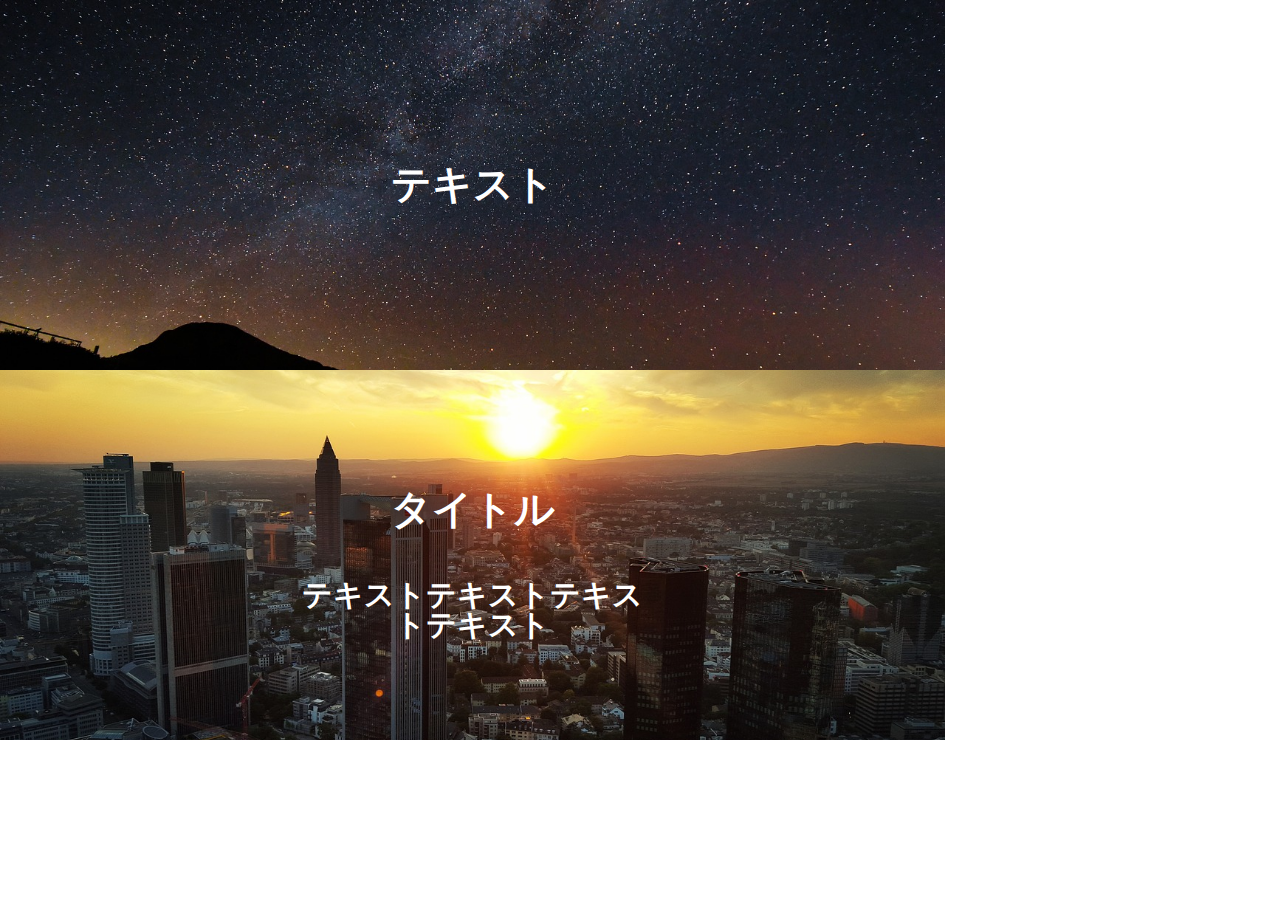
<file: camp_kadai/index.html>
<!DOCTYPE html>
<html lang="ja">
<head>
  <meta charset="UTF-8">
  <meta name="viewport" content="width=device-width, initial-scale=1.0">
  <meta http-equiv="X-UA-Compatible" content="ie=edge">
  <title>Document</title>
  <link rel="stylesheet" href="css/reset.css">
  <link rel="stylesheet" href="css/style.css">
</head>
<body>
  <!-- この中に書く -->
 <!-- 問題 -->
 <div class="box">
  <p>テキスト</p>
</div>


<!-- 問題2 -->
<div class="box2">
  <p class="title">タイトル</p>
  <p class="text">テキストテキストテキストテキスト</p>
</div>



  <!-- この中に書く -->
</body>
</html>
</file>
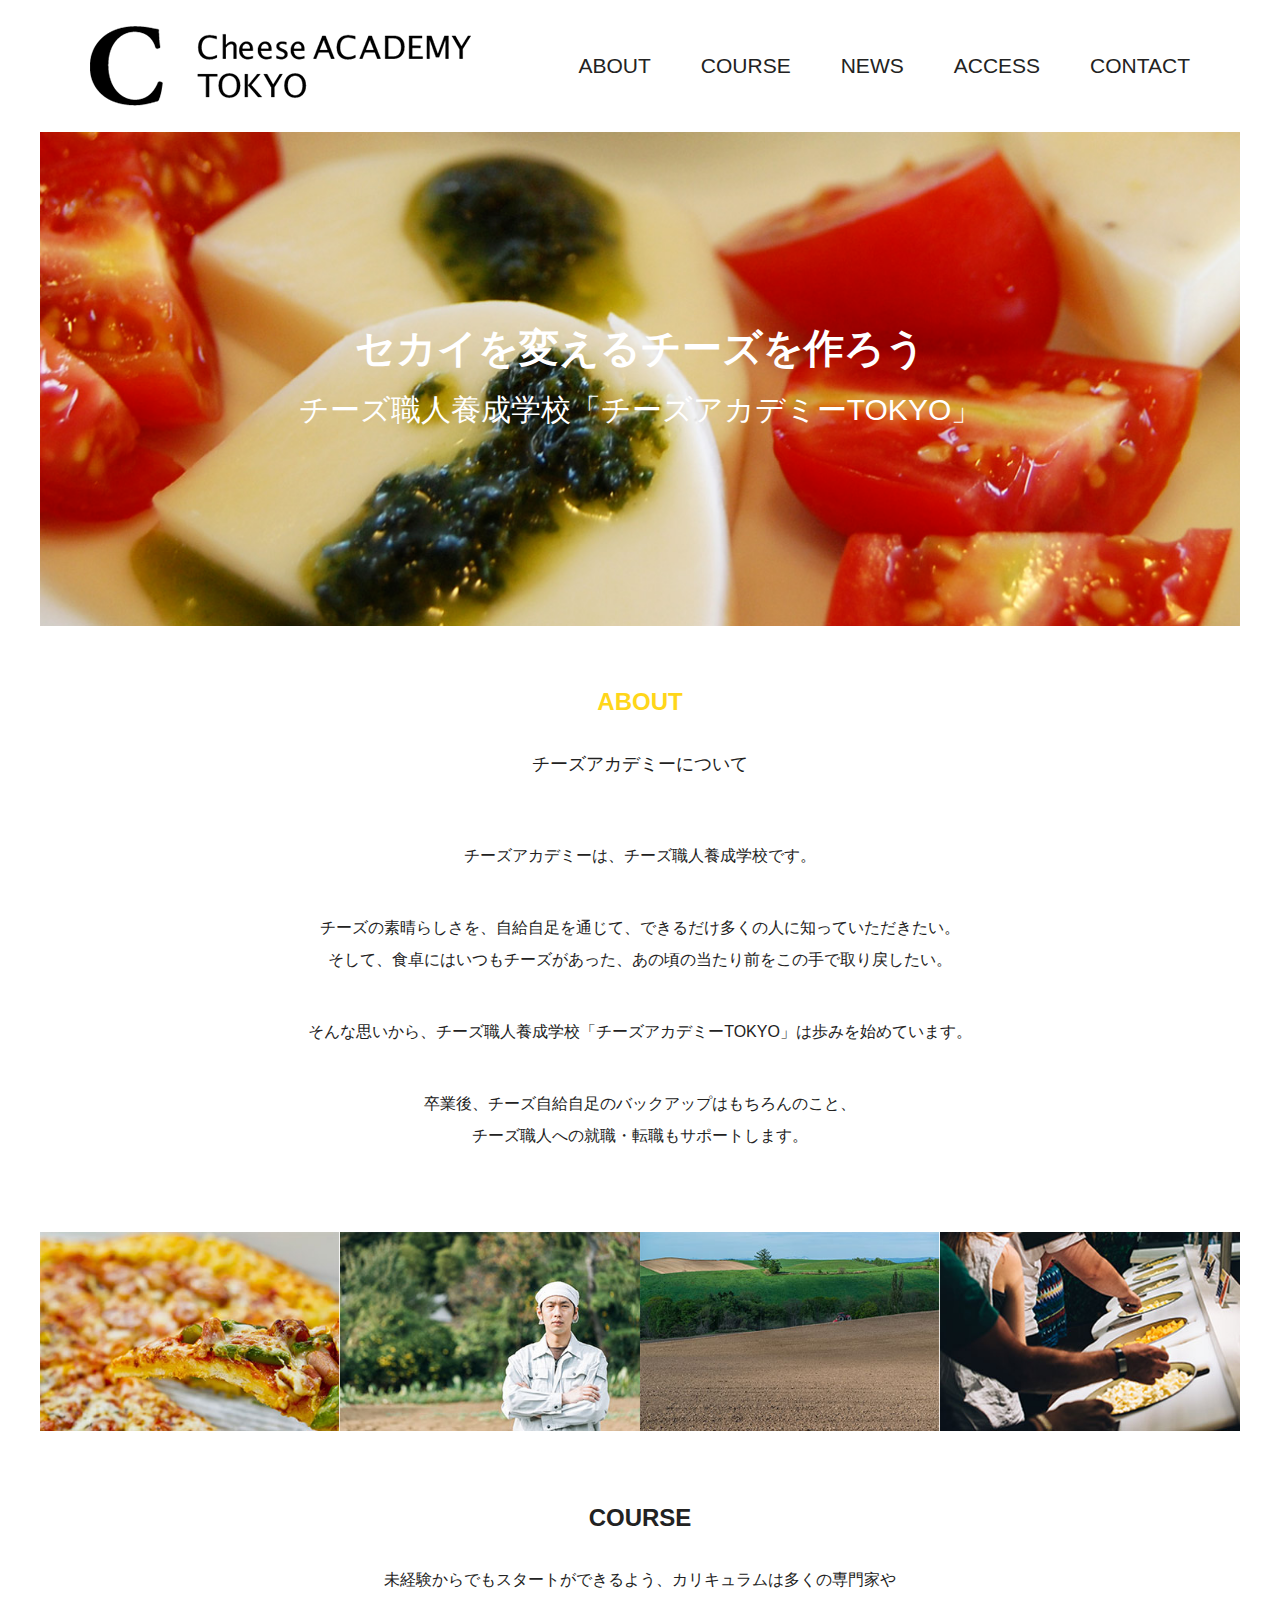
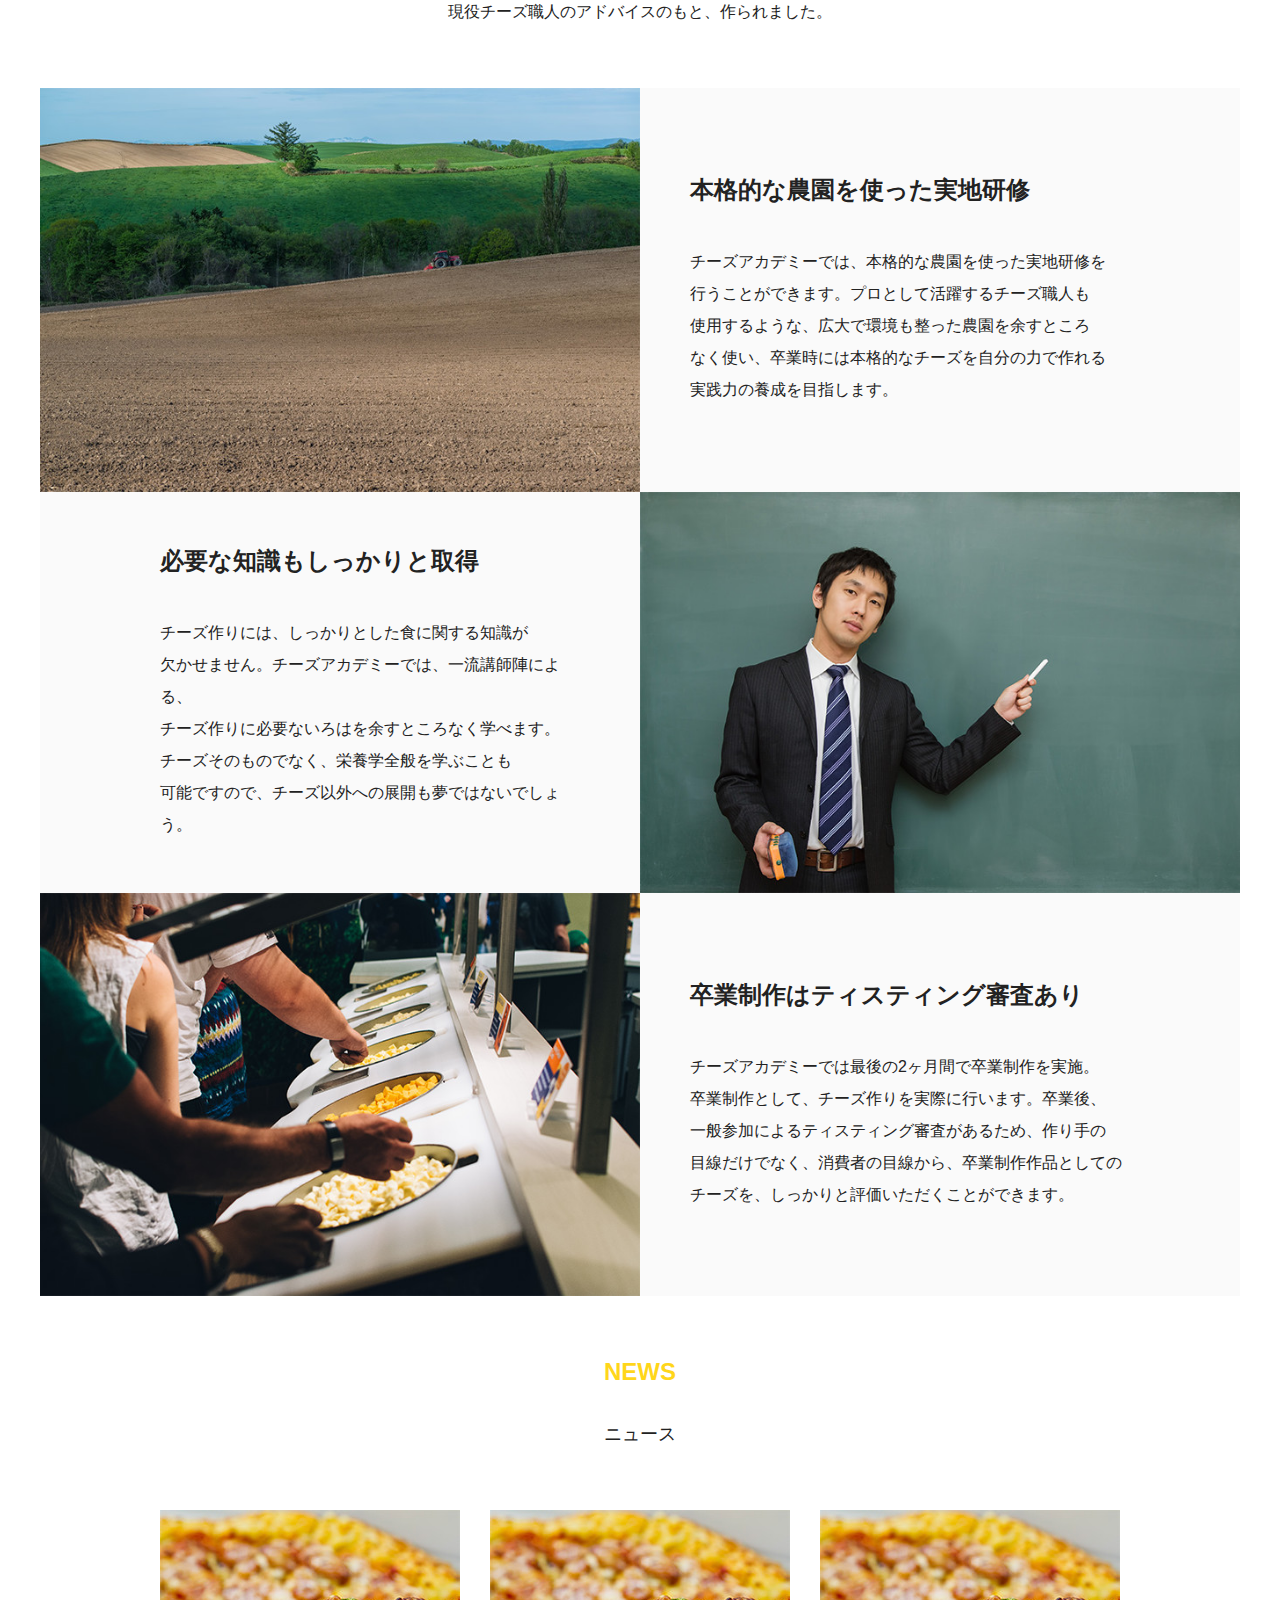
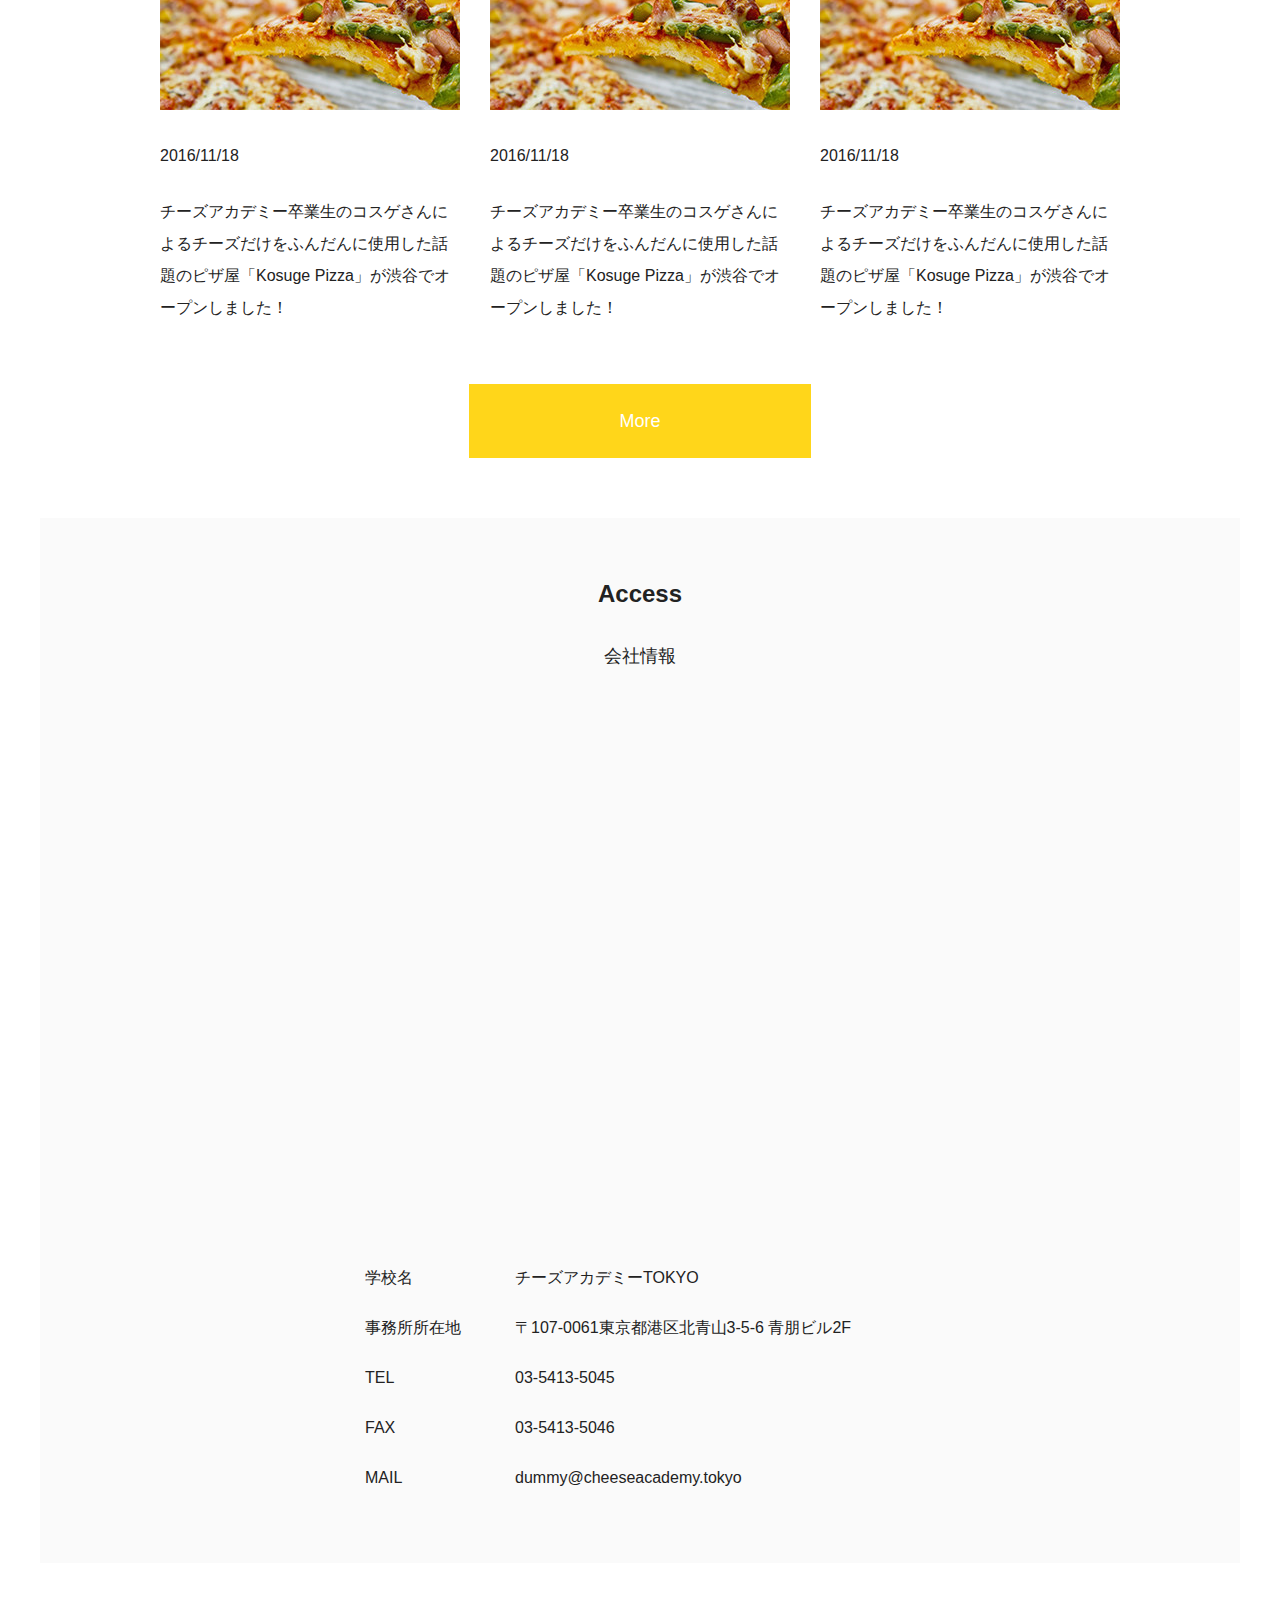
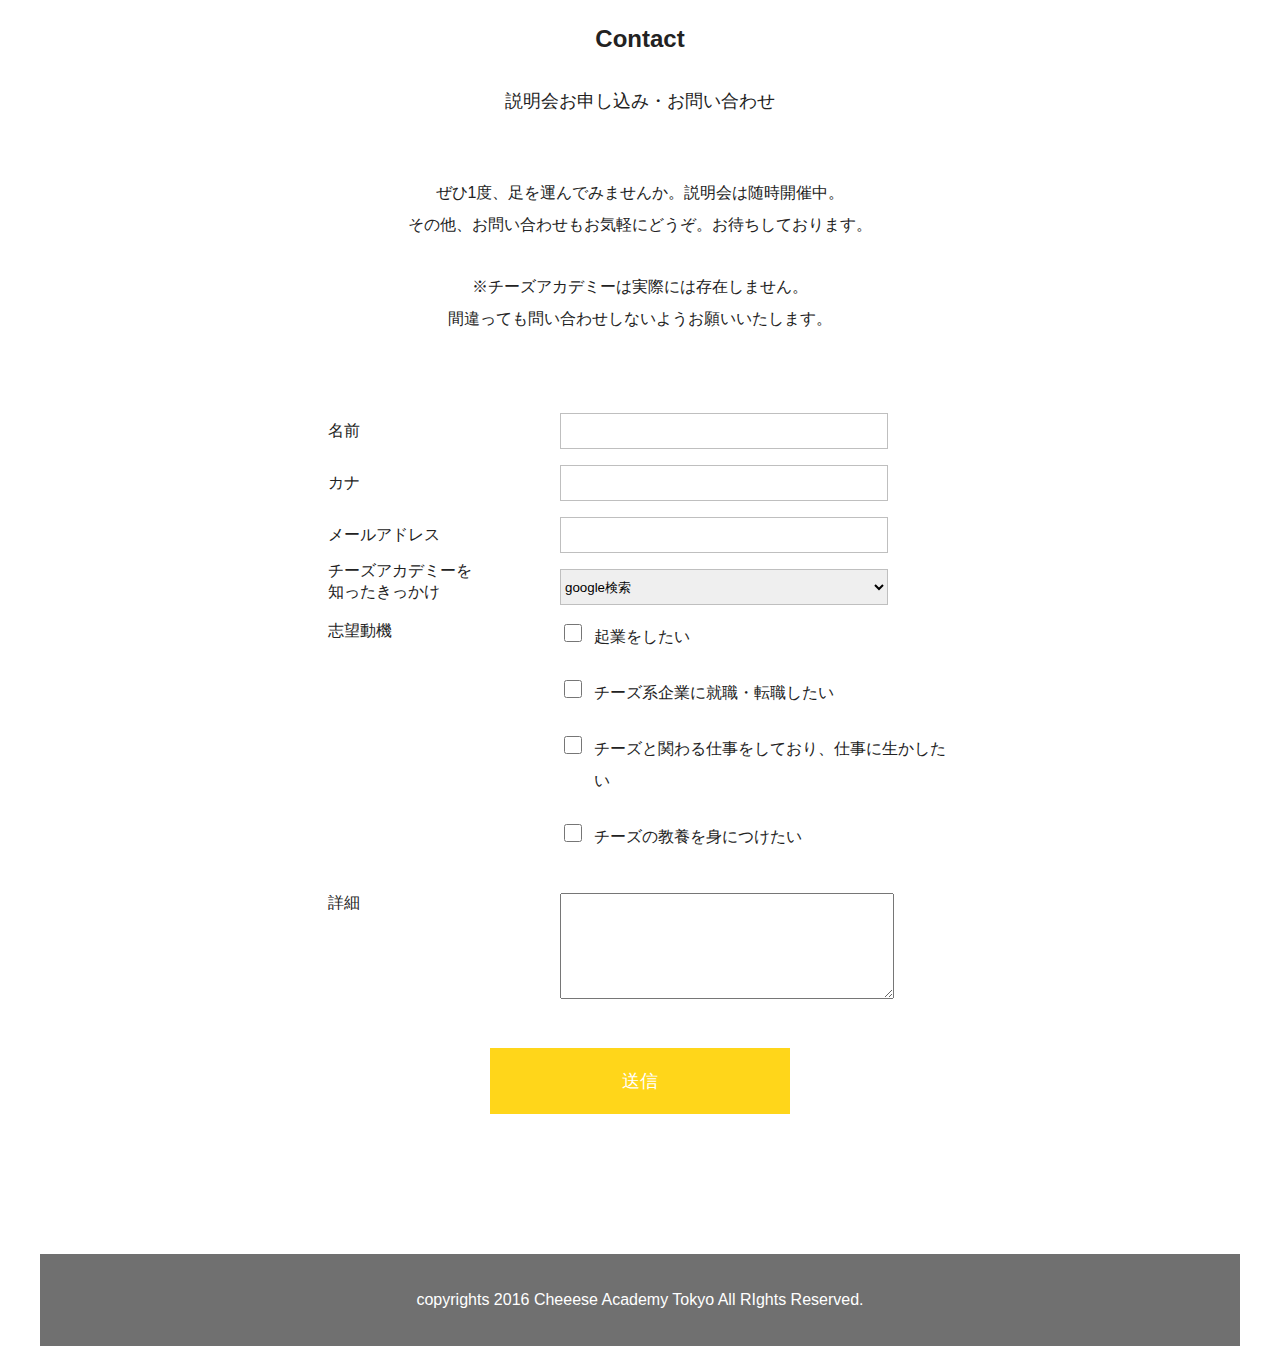
<file: html_mori_44/index.html>
<!DOCTYPE html>
<html lang="ja">

<head>
  <meta charset="UTF-8">
  <meta name="viewport" content="width=device-width, initial-scale=1.0">
  <meta http-equiv="X-UA-Compatible" content="ie=edge">
  <title>チーズアカデミー</title>
  <meta name="description" content="チーズアカデミーは、チーズ職人養成学校です。チーズの素晴らしさを、自給自足を通じて、できるだけ多くの人に知っていただきたい。そして、食卓にはいつもチーズがあった、あの頃の当たり前をこの手で取り戻したい。そんな思いから、チーズ職人養成学校「チーズアカデミーTOKYO」は歩みを始めています。">
  <meta property="og:title" content="チーズ職人養成学校「チーズアカデミーTOKYO」">
  <meta property="og:type" content="website">
  <meta property="og:url" content="#">
  <meta property="og:site_name" content="チーズ職人養成学校「チーズアカデミーTOKYO」">
  <meta property="og:description" content="チーズアカデミーは、チーズ職人養成学校です。チーズの素晴らしさを、自給自足を通じて、できるだけ多くの人に知っていただきたい。そして、食卓にはいつもチーズがあった、あの頃の当たり前をこの手で取り戻したい。そんな思いから、チーズ職人養成学校「チーズアカデミーTOKYO」は歩みを始めています。">
  <link rel="stylesheet" href="css/reset.css">
  <link rel="stylesheet" href="css/style.css">
</head>

<body>
  <div class="wrap">

    <header>
      <ul>
        <li><a href="#about">ABOUT</a></li>
        <li><a href="#course">COURSE</a></li>
        <li><a href="#news">NEWS</a></li>
        <li><a href="#access">ACCESS</a></li>
        <li><a href="#contact">CONTACT</a></li>
      <ul>
    </header>
    <!-- /#header -->

    <div class="mainvisual">
      <div>  
        <p>セカイを変えるチーズを作ろう</p>
        <h1>チーズ職人養成学校「チーズアカデミーTOKYO」</h1>
      </div>
    </div>  
    <!-- /.mainvisual -->  
  
    <main>
      <a id="about"></a>
      <section class="about">
        <h2 class="yellow">ABOUT</h2>
        <p class="sub-title">チーズアカデミーについて</p>

        <div class="about-text">  
          <p class="about-p">チーズアカデミーは、チーズ職人養成学校です。</p>
          <p class="about-p">チーズの素晴らしさを、自給自足を通じて、できるだけ多くの人に知っていただきたい。<br> 
          そして、食卓にはいつもチーズがあった、あの頃の当たり前をこの手で取り戻したい。</p>
          <p class="about-p">そんな思いから、チーズ職人養成学校「チーズアカデミーTOKYO」は歩みを始めています。</p>
          <p class="about-p">卒業後、チーズ自給自足のバックアップはもちろんのこと、<br>
            チーズ職人への就職・転職もサポートします。</p>         
        </div>
        <div class="about-img">
          <img src="./img/about_04.jpg" alt=""><img src="./img/about_03.jpg" alt=""><img src="./img/about_02.jpg" alt=""><img src="./img/about_01.jpg" alt="">
        </div>
      </section>

     <a id="course"></a>
      <section class="course"> 
        <h2>COURSE</h2>
        <div class="course-text">
          <p>未経験からでもスタートができるよう、カリキュラムは多くの専門家や<br>
          現役チーズ職人のアドバイスのもと、作られました。</p> 
        </div>

        <div class="course-box">
          <img src="./img/course_01.jpg" alt="">
          <div class="course-caption">
            <div class="r">
              <h3>本格的な農園を使った実地研修</h3>
              <p>チーズアカデミーでは、本格的な農園を使った実地研修を<br>
                行うことができます。プロとして活躍するチーズ職人も<br>
                使用するような、広大で環境も整った農園を余すところ<br>
                なく使い、卒業時には本格的なチーズを自分の力で作れる<br>
                実践力の養成を目指します。
              </p>
            </div>  
          </div>
        </div>

        <div class="course-box">
          <div class="course-caption">
            <div class="l">
              <h3>必要な知識もしっかりと取得</h3>
              <p>チーズ作りには、しっかりとした食に関する知識が<br>
                欠かせません。チーズアカデミーでは、一流講師陣による、<br>
                チーズ作りに必要ないろはを余すところなく学べます。<br>
                チーズそのものでなく、栄養学全般を学ぶことも<br>
                可能ですので、チーズ以外への展開も夢ではないでしょう。
              </p>
            </div>    
          </div>
           <img src="./img/course_02.jpg" alt="">

        </div>

        <div class="course-box">
          <img src="./img/course_03.jpg" alt=""> 
          <div class="course-caption">
            <div class="r">
              <h3>卒業制作はティスティング審査あり</h3>
              <p>チーズアカデミーでは最後の2ヶ月間で卒業制作を実施。<br>
                卒業制作として、チーズ作りを実際に行います。卒業後、<br>
                一般参加によるティスティング審査があるため、作り手の<br>
                目線だけでなく、消費者の目線から、卒業制作作品としての<br>
                チーズを、しっかりと評価いただくことができます。
              </p>
            </div>
          </div>

        </div>
      </section>
  
      <a id="news"></a>
      <section class="news">      
        <h2 class="yellow">NEWS</h2>
        <p class="sub-title">ニュース</p>

        <div class="news-outerbox">
          <a class="news-inbox" href="#">
            <img src="./img/news_img.jpg" alt="">
            <p class="news-day">2016/11/18</p>
            <p class="news-text">チーズアカデミー卒業生のコスゲさんによるチーズだけをふんだんに使用した話題のピザ屋「Kosuge Pizza」が渋谷でオープンしました！</p>
          </a>

          <a class="news-inbox" style="margin: 0 30px;" href="#">
            <img src="./img/news_img.jpg" alt="">
            <p class="news-day">2016/11/18</p>
            <p class="news-text">チーズアカデミー卒業生のコスゲさんによるチーズだけをふんだんに使用した話題のピザ屋「Kosuge Pizza」が渋谷でオープンしました！</p>
          </a>

          <a class="news-inbox" href="#">
            <img src="./img/news_img.jpg" alt="">
            <p class="news-day">2016/11/18</p>
            <p class="news-text">チーズアカデミー卒業生のコスゲさんによるチーズだけをふんだんに使用した話題のピザ屋「Kosuge Pizza」が渋谷でオープンしました！</p>
          </a>
      </div>
      
      <a class="button" href="#">More</a>
      
      </section>
  
      <a id="access"></a>
      <section class="access">
        <h2>Access</h2>
        <p class="sub-title">会社情報</p>
        <iframe src="https://www.google.com/maps/embed?pb=!1m18!1m12!1m3!1d3241.3964448165293!2d139.7119021159051!3d35.66723918019745!2m3!1f0!2f0!3f0!3m2!1i1024!2i768!4f13.1!3m3!1m2!1s0x60188c9fa9e2e881%3A0x35396adb5ba7ce03!2z44K444O844K644Ki44Kr44OH44Of44O85p2x5Lqs77yP6LW35qWt5a6244Ko44Oz44K444OL44Ki6aSK5oiQ5a2m5qCh77yI44OX44Ot44Kw44Op44Of44Oz44Kw77yJ!5e0!3m2!1sja!2sjp!4v1596961982523!5m2!1sja!2sjp" width="1200" height="450" frameborder="0" style="border:0;" allowfullscreen="" aria-hidden="false" tabindex="0"></iframe>     
    
      <div class="access-outerbox">
        <div class="access-inbox">
          <p class="access-left">学校名</p>
          <p class="access-right">チーズアカデミーTOKYO</p> 
        </div>
        <div class="access-inbox">
          <p class="access-left">事務所所在地</p>
          <p class="access-right">〒107-0061東京都港区北青山3-5-6 青朋ビル2F</p> 
        </div>
        <div class="access-inbox">
          <p class="access-left">TEL</p>
          <p class="access-right">03-5413-5045</p> 
        </div> 
        <div class="access-inbox">
          <p class="access-left">FAX</p>
          <p class="access-right">03-5413-5046</p> 
        </div> 
        <div class="access-inbox">
          <p class="access-left">MAIL</p>
          <p class="access-right">dummy@cheeseacademy.tokyo</p> 
        </div> 
      </div>
      </section>

      <a id="contact"></a>
      <section class="contact">
        <h2>Contact</h2>
        <p class="sub-title">説明会お申し込み・お問い合わせ</p>
        
        <p>ぜひ1度、足を運んでみませんか。説明会は随時開催中。<br>
      その他、お問い合わせもお気軽にどうぞ。お待ちしております。</p> 
            
        <p class="chuki">※チーズアカデミーは実際には存在しません。<br>
      間違っても問い合わせしないようお願いいたします。</p>


      <form action="#" method="POST">
        <dl>
          <div class="middle"> 
            <dt><label for="name">名前</label></dt>
            <dd><input class="form" type="text" name="name" id="name"></dd>  
          </div>

          <div class="middle">  
            <dt><label for="kana">カナ</label></dt>
            <dd><input class="form" type="text" name="kana" id="kana"></dd>  
          </div>

          <div class="middle">
            <dt><label for="email">メールアドレス</label></dt>
            <dd><input class="form" type="email" name="email" id="email"></dd>  
          </div>

          <div>  
            <dt><label for="trigger">チーズアカデミーを<br>知ったきっかけ</label></dt>
            <dd>
              <select class="form" name="trigger">
                <option label="google検索" id="google" value="google検索">google検索</option>
                <option label="SNS" id="sns" value="SNS">SNS</option>
                <option label="紹介" id="referral" value="紹介">紹介</option>
                <option label="たまたま通りかかった" id="passing" value="たまたま通りかかった">たまたま通りかかった</option>
                <option label="その他" id="other" value="その他">その他</option>
              </select>
            </dd>
          </div>

          <div>   
            <dt class="top"><label for="douki">志望動機</label></dt>
            <dd>              
              <div class="checkbox"><input type="checkbox" name="douki" value="1">起業をしたい</div>
              <div class="checkbox"><input type="checkbox" name="douki" value="2">チーズ系企業に就職・転職したい</div>
              <div class="checkbox"><input type="checkbox" name="douki" value="3">チーズと関わる仕事をしており、仕事に生かしたい</div>
              <div class="checkbox"><input type="checkbox" name="douki" value="4">チーズの教養を身につけたい</div>
            </dd>
          </div>

          <div>
            <dt class="top"><label for="detail">詳細</label></dt>
            <dd><textarea name="detail" id="detail"></textarea></dd>
          </div>
        </dl>  


        <input class="button" type="submit" value="送信">

      </form>

      </section>
      <!-- /.contact -->
    
    </main>

    <footer>
      <small>copyrights 2016 Cheeese Academy Tokyo All RIghts Reserved.</small>
    </footer>
    <!-- /.#footer -->

  </div>


  <script src="https://code.jquery.com/jquery-3.2.1.min.js"></script>
  <script src="js/main.js"></script>
</body>

</html>
</file>
<file: camp_kadai/css/style.css>
.box {
    background-color: red;
    width: 945px;
    height: 370px;
    background: url("../img/01.jpg") no-repeat center center;
    background-size: cover;
}

.box p {
    color: #fff;
    text-align: center;
    font-size: 40px;
    font-weight: bold;
    padding-top: 165px;
    margin: auto;
}

.box2 {
    background-color: red;
    width: 945px;
    height: 370px;
    background: url("../img/02.jpg") no-repeat center center;
    background-size: cover;
}

p.title {
    color: #fff;
    text-align: center;
    font-size: 40px;
    font-weight: bold;
    padding-top: 120px;
    margin: auto;
    width: 370px;
}

p.text {
    color: #fff;
    text-align: center;
    font-size: 30px;
    font-weight: bold;
    padding-top: 50px;
    margin: auto;
    width: 370px;
}
</file>
<file: html_mori_44/css/style.css>
/* ここから下に記載していく */
body{
    font-size: 16px;
    color: #222222;
    line-height: 200%;
    font-family:"ヒラギノ角ゴ ProN W3", "Hiragino Kaku Gothic ProN", "游ゴシック Medium", "Yu Gothic Medium", "游ゴシック体", "YuGothic", "メイリオ", "Meiryo", sans-serif;
}

.wrap {
    width: 1200px;
    margin: auto;

}

header {
    background-image: url(../img/header_logo.png);
    background-repeat: no-repeat;
    background-position: left center;
    display: flex;
    text-align: right;
    margin-left: 50px;
}

header ul {
    margin: 0 0 0 auto;
    display: flex;
    font-size: 21px;

}

header li {
    margin: 50px 50px 50px 0;
}

header a {
    position: relative;
    display: inline-block;
    text-decoration: none;
    color: #222;
  }

 header a::after {
    position: absolute;
    bottom: -4px;
    left: 0;
    content: '';
    width: 100%;
    height: 2px;
    background: #222;
    transform: scale(0, 1);
    transform-origin: left top;
    transition: transform .3s;
  }
 
header a:hover::after {
    transform: scale(1, 1);
  }

.mainvisual {
    background-image: url(../img/mainbg.png);
    background-repeat: no-repeat;
    background-position: center center;
    background-size: cover;
    font-size: 40px;
    color: white;
    text-align: center;
    font-weight: bold;
    padding: 200px;
}

h1{
    font-size: 30px;
    margin-top: 30px;
    font-weight: normal;
}

h2{
    font-size: 24px;
    font-weight: bold;
    margin-bottom:30px;
}

h2.yellow{
    color: #ffd61a;
}

.about{
    padding: 60px 0 0;
    text-align: center;

}

.sub-title{
    font-size: 18px;
    margin-bottom: 60px;
}

.about-text {
    margin-bottom: 80px;
}


p.about-p {
    margin-bottom: 40px;
}

.about—img{
    display: flex;
    justify-content: center;
    margin-bottom: -10px;
    height: 200px;
}

.about img{
    width: 25%;
    
}

.course{
    padding: 60px 0 0;
    text-align: center;

}

.course-text p{
    margin-bottom: 60px;
}


.course-box{
    display: flex;
    align-items: center;
    justify-content: center;
    width: 1200px;
    margin: auto;
    background: #fafafa;
}

.course-box img{
    width: 600px;
    max-width: 100%;
}

.course-caption{
    width: 600px;
    text-align: left;
}


h3{
    font-size: 24px;
    font-weight: bold;
    margin-bottom: 40px;

}

.r{
    width: 480px;
    padding-left: 50px;
}

.l{
    width: 430px;
    margin:0 50px 0 auto;
}

.news{
    padding: 60px 0;
    text-align: center;
}

.news-outerbox{
    display: flex;
    justify-content: center;
    margin-bottom: 60px;
}

a.news-inbox{
    width: 300px;
    text-align: left;
}

.news-inbox:hover{
    opacity: 0.5 ;
}

.news img{
    vertical-align: top;
}

.news-day{
    padding: 30px 0 24px;
    color: #222222;

}

.news-text{
    color: #222222;

}


.button{
    margin: auto;
    background: #ffd61a;
    width: 300px;
    padding: 21px;
    text-align: center;
    font-size: 18px;
    color: white;
    display: block;
    border: none;
}

.button:hover{
    opacity: 0.5 ;
}

.access{
    padding: 60px 0;
    text-align: center;
    background: #fafafa;
}

.access-outerbox{
    padding-top: 60px;
    justify-content: center;
    width: 550px;
    margin: auto;
}

.access-inbox{
    display: flex;
    justify-content: left;
    line-height: 50px;
}

.access-left{
    justify-content: left;
    width: 150px;
    text-align: left;

}

.access-right{
    justify-content: left;
}

.contact{
    margin: 60px 0 140px;
    text-align: center;
}

.chuki{
    margin: 30px 0 70px;

}

dl{
    margin-bottom: 30px;
}

dl div{
    display: flex;
    margin: auto;
    justify-content: center;
}

.middle{
    align-items: center;
}

.top{
    padding-top: 8px;
}

dt{
    width: 240px;
    text-align: left;
    line-height: normal;
}

dt label{
    padding:0 64px 0 16px;
    display: inline-block;
}


dd{
    width: 400px;
    margin: 8px;
    text-align: left;
}


input.form{
    width: 322px;
    height: 32px;
    border: #bfbfbf 1px solid;
}

select.form{
    width: 328px;
    height: 36px;
    border: #bfbfbf 1px solid;
}


.checkbox{
    padding: 0 0 24px;
    justify-content: left;
}

.checkbox input{
    width: 18px;
    height: 18px;
    margin-right: 12px;
}


textarea{
    width: 328px;
    height: 100px;
}

footer{
    padding: 30px;
    background: #707070;
    text-align: center;
    color: white;
}
</file>
